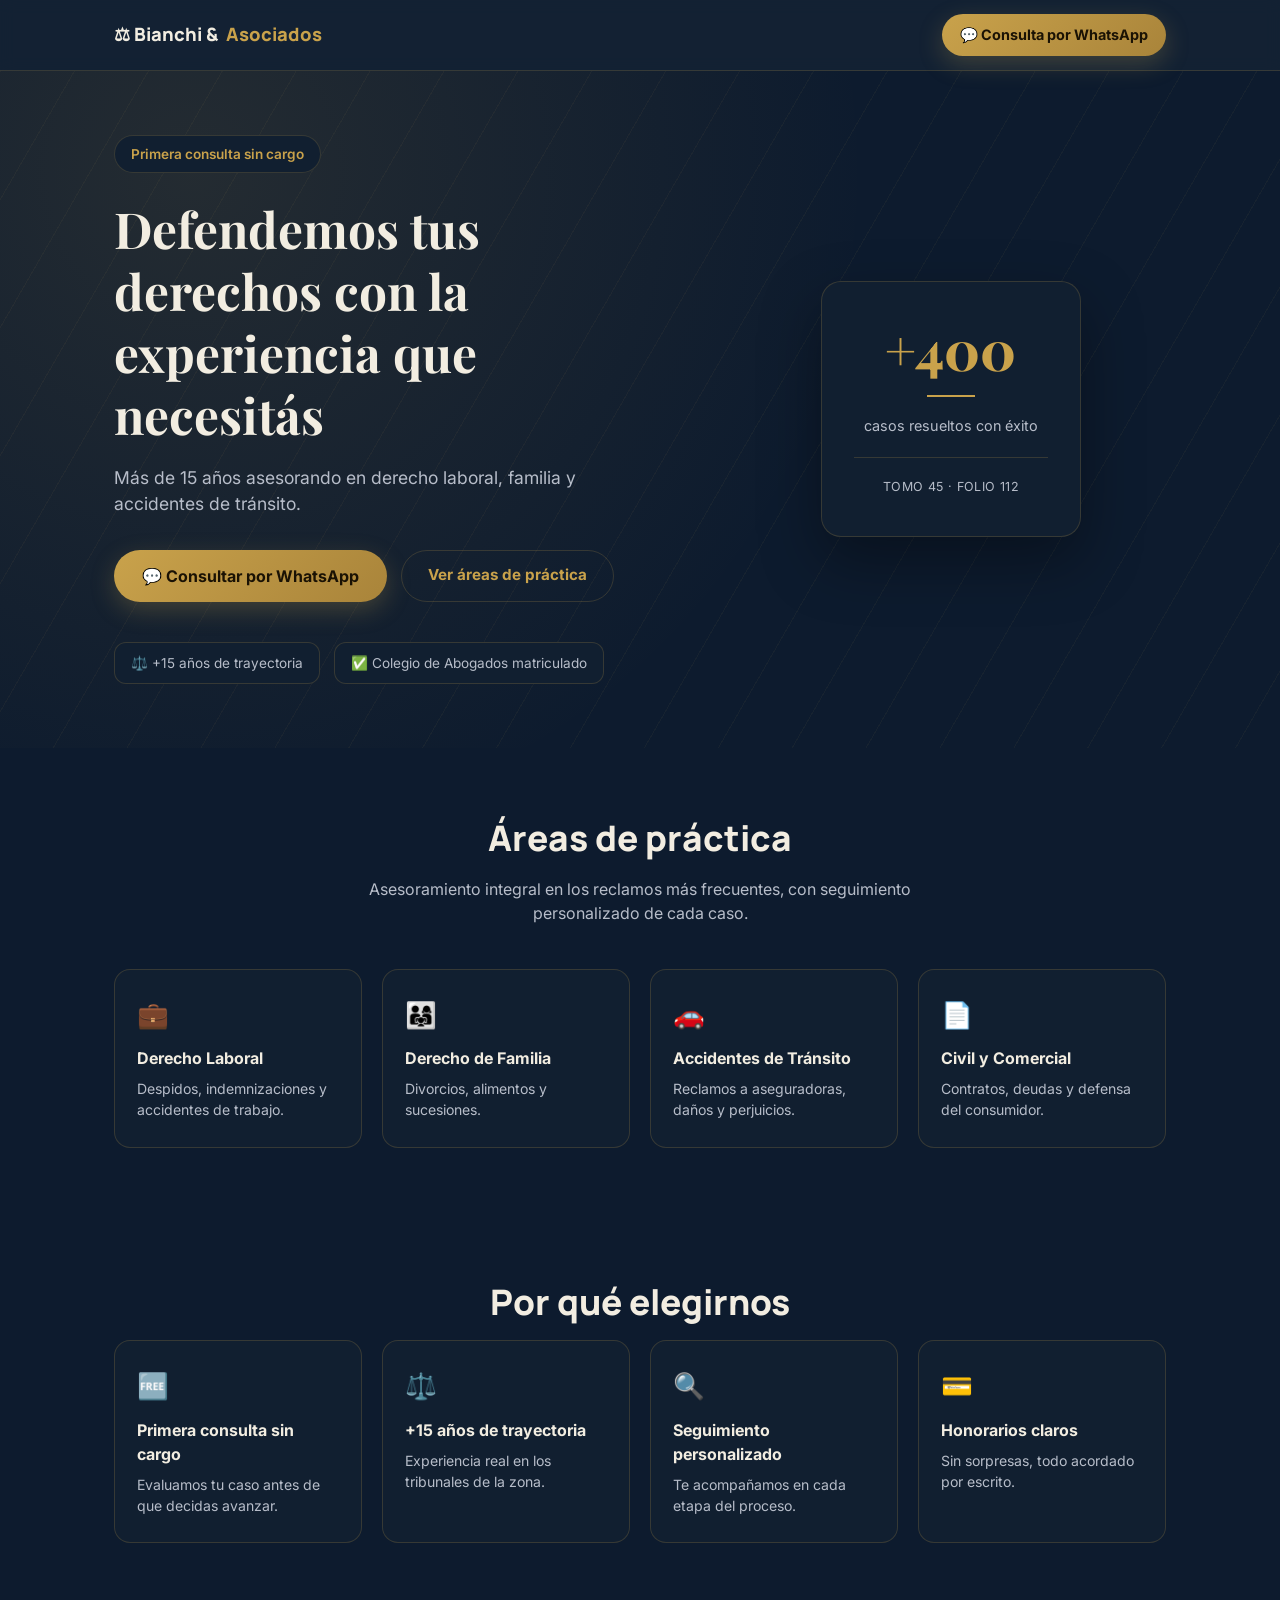
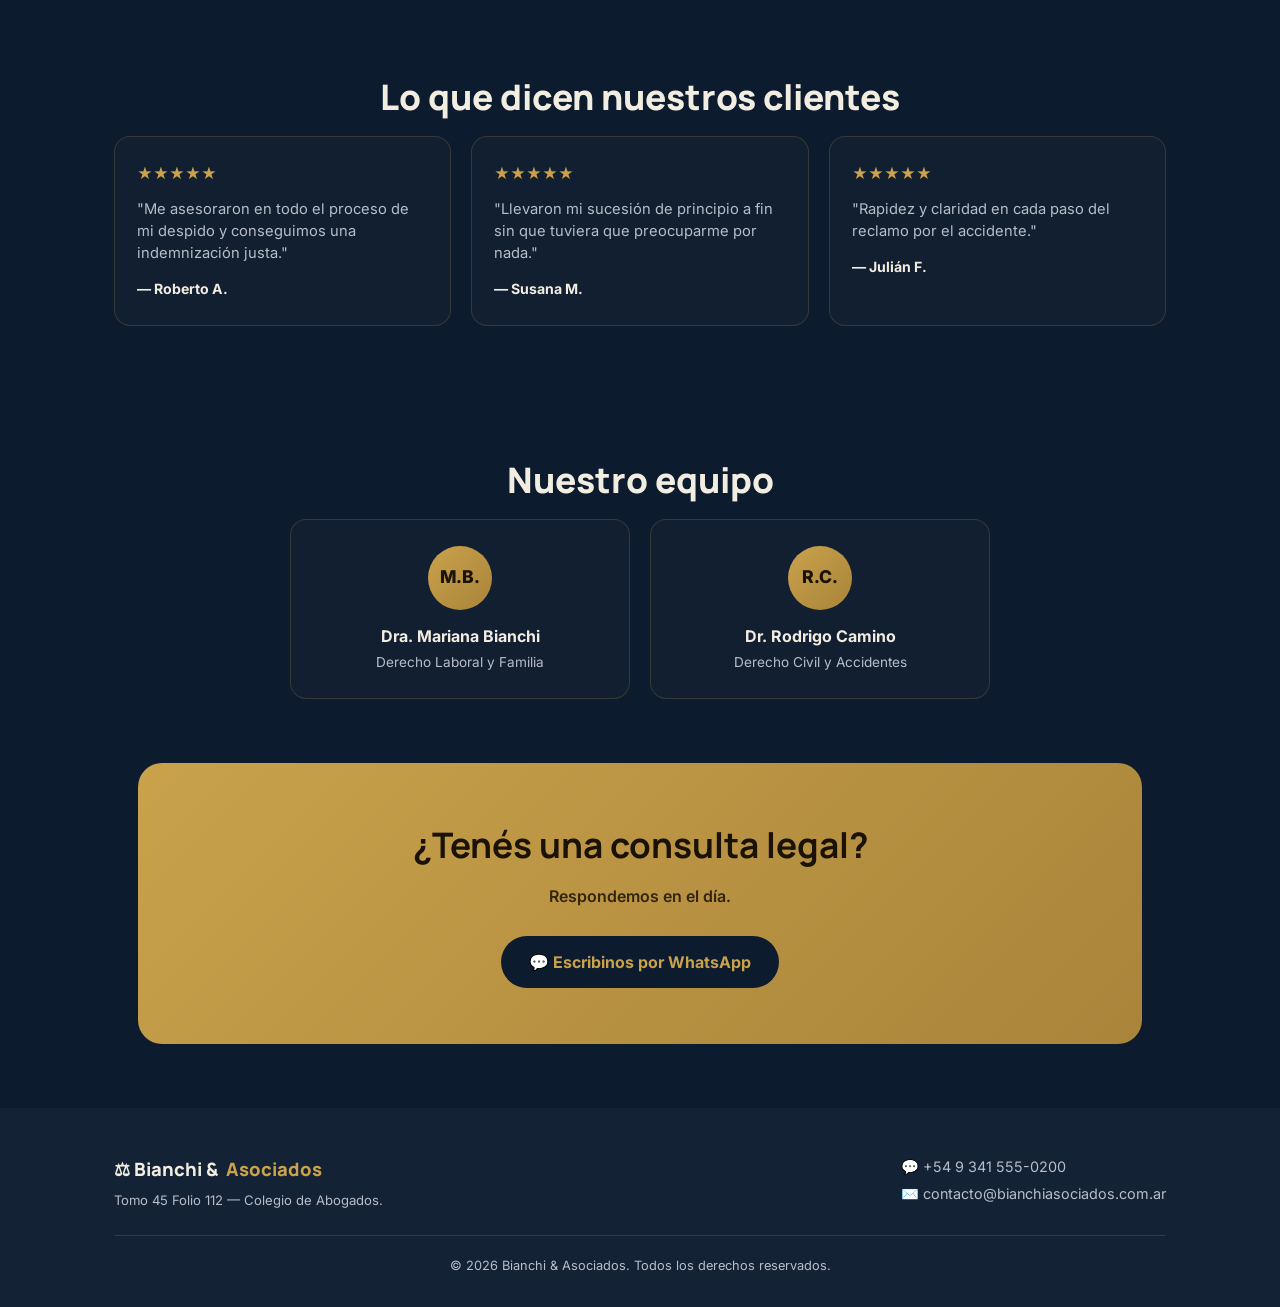
<file: public/casos/abogados/index.html>
<!doctype html>
<html lang="es">
  <head>
    <meta charset="UTF-8" />
    <meta name="viewport" content="width=device-width, initial-scale=1.0" />
    <meta
      name="description"
      content="Bianchi & Asociados: estudio jurídico especializado en derecho laboral, familia y accidentes de tránsito. Primera consulta sin cargo."
    />
    <title>Bianchi & Asociados | Estudio Jurídico</title>
    <link rel="preconnect" href="https://fonts.googleapis.com" />
    <link rel="preconnect" href="https://fonts.gstatic.com" crossorigin />
    <link
      href="https://fonts.googleapis.com/css2?family=Playfair+Display:wght@600;700;800&family=Manrope:wght@500;600;700;800&family=Inter:wght@400;500;600;700&display=swap"
      rel="stylesheet"
    />
    <style>
      :root {
        --bg: #0d1b2e;
        --bg-alt: #142235;
        --bg-card: #111f30;
        --gold: #c9a24b;
        --gold-dark: #a9843a;
        --text: #f2ede1;
        --text-dim: #b7bdc9;
        --border: rgba(201, 162, 75, 0.2);
      }

      * {
        margin: 0;
        padding: 0;
        box-sizing: border-box;
      }

      html {
        scroll-behavior: smooth;
      }

      body {
        font-family: "Inter", -apple-system, BlinkMacSystemFont, "Segoe UI", sans-serif;
        background: var(--bg);
        color: var(--text);
        -webkit-font-smoothing: antialiased;
        -moz-osx-font-smoothing: grayscale;
        line-height: 1.5;
      }

      h1, h2, h3, .brand {
        font-family: "Manrope", sans-serif;
      }

      .container {
        max-width: 1100px;
        margin: 0 auto;
        padding: 0 24px;
      }

      a {
        color: inherit;
      }

      .btn-call {
        display: inline-flex;
        align-items: center;
        gap: 8px;
        background: linear-gradient(135deg, var(--gold) 0%, var(--gold-dark) 100%);
        color: #1a1204;
        font-weight: 700;
        padding: 14px 28px;
        border-radius: 999px;
        text-decoration: none;
        font-size: 1rem;
        white-space: nowrap;
        box-shadow: 0 8px 24px rgba(201, 162, 75, 0.25);
      }

      .btn-call--small {
        padding: 10px 18px;
        font-size: 0.9rem;
      }

      .btn-outline {
        display: inline-flex;
        align-items: center;
        gap: 8px;
        background: transparent;
        color: var(--gold);
        font-weight: 700;
        padding: 13px 26px;
        border-radius: 999px;
        border: 1px solid var(--border);
        text-decoration: none;
        font-size: 0.95rem;
      }

      header {
        position: sticky;
        top: 0;
        z-index: 20;
        background: rgba(20, 34, 53, 0.92);
        backdrop-filter: blur(8px);
        border-bottom: 1px solid var(--border);
      }

      header .container {
        display: flex;
        align-items: center;
        justify-content: space-between;
        padding-top: 14px;
        padding-bottom: 14px;
        gap: 16px;
      }

      .brand {
        font-weight: 800;
        font-size: 1.15rem;
        display: flex;
        align-items: center;
        gap: 8px;
      }

      .brand span {
        color: var(--gold);
      }

      .hero {
        padding: 64px 0 0;
        background: repeating-linear-gradient(
            120deg,
            rgba(201, 162, 75, 0.05) 0px,
            rgba(201, 162, 75, 0.05) 1px,
            transparent 1px,
            transparent 64px
          ),
          radial-gradient(circle at 15% 15%, rgba(201, 162, 75, 0.12), transparent 55%);
      }

      .hero .container {
        display: grid;
        grid-template-columns: 1.15fr 0.85fr;
        align-items: center;
        gap: 40px;
        padding-bottom: 64px;
      }

      @media (max-width: 860px) {
        .hero .container {
          grid-template-columns: 1fr;
          text-align: center;
        }

        .hero-visual {
          order: -1;
          margin: 0 auto 12px;
        }
      }

      .badge {
        display: inline-flex;
        align-items: center;
        gap: 8px;
        background: var(--bg-card);
        border: 1px solid var(--border);
        color: var(--gold);
        font-size: 0.85rem;
        font-weight: 600;
        padding: 8px 16px;
        border-radius: 999px;
        margin-bottom: 24px;
      }

      .hero h1 {
        font-family: "Playfair Display", serif;
        font-size: clamp(2.1rem, 4.2vw, 3.1rem);
        font-weight: 700;
        margin: 0 0 20px;
        line-height: 1.25;
      }

      .hero p.subtitle {
        color: var(--text-dim);
        font-size: 1.1rem;
        max-width: 480px;
        margin: 0 0 32px;
      }

      @media (max-width: 860px) {
        .hero p.subtitle {
          margin: 0 auto 32px;
        }
      }

      .hero-actions {
        display: flex;
        flex-wrap: wrap;
        justify-content: flex-start;
        gap: 14px;
        margin-bottom: 40px;
      }

      @media (max-width: 860px) {
        .hero-actions {
          justify-content: center;
        }
      }

      .trust-badges {
        display: flex;
        flex-wrap: wrap;
        justify-content: flex-start;
        gap: 14px;
      }

      @media (max-width: 860px) {
        .trust-badges {
          justify-content: center;
        }
      }

      .hero-visual {
        display: flex;
        align-items: center;
        justify-content: center;
      }

      .stat-plaque {
        background: var(--bg-card);
        border: 1px solid var(--border);
        border-radius: 20px;
        padding: 40px 32px;
        text-align: center;
        width: 260px;
        box-shadow: 0 24px 60px rgba(0, 0, 0, 0.35);
      }

      .stat-plaque .stat-number {
        font-family: "Playfair Display", serif;
        font-size: 3.4rem;
        font-weight: 800;
        color: var(--gold);
        line-height: 1;
      }

      .stat-plaque .stat-rule {
        width: 48px;
        height: 2px;
        background: var(--gold);
        margin: 18px auto;
      }

      .stat-plaque .stat-caption {
        color: var(--text-dim);
        font-size: 0.9rem;
      }

      .stat-plaque .stat-sub {
        margin-top: 20px;
        padding-top: 20px;
        border-top: 1px solid var(--border);
        font-size: 0.78rem;
        color: var(--text-dim);
        letter-spacing: 0.03em;
      }

      .trust-badge {
        display: flex;
        align-items: center;
        gap: 8px;
        background: var(--bg-card);
        border: 1px solid var(--border);
        padding: 10px 16px;
        border-radius: 12px;
        font-size: 0.85rem;
        color: var(--text-dim);
      }

      section {
        padding: 64px 0;
      }

      .section-title {
        text-align: center;
        font-size: clamp(1.6rem, 3.5vw, 2.2rem);
        font-weight: 800;
        margin-bottom: 12px;
      }

      .section-subtitle {
        text-align: center;
        color: var(--text-dim);
        max-width: 560px;
        margin: 0 auto 44px;
      }

      .grid-4 {
        display: grid;
        grid-template-columns: repeat(4, 1fr);
        gap: 20px;
      }

      @media (max-width: 900px) {
        .grid-4 {
          grid-template-columns: 1fr 1fr;
        }
      }

      @media (max-width: 520px) {
        .grid-4 {
          grid-template-columns: 1fr;
        }
      }

      .card {
        background: var(--bg-card);
        border: 1px solid var(--border);
        border-radius: 16px;
        padding: 26px 22px;
      }

      .card .icon {
        font-size: 1.6rem;
        margin-bottom: 12px;
        display: block;
      }

      .card h4 {
        font-size: 1rem;
        margin-bottom: 8px;
      }

      .card p {
        color: var(--text-dim);
        font-size: 0.88rem;
      }

      .grid-3 {
        display: grid;
        grid-template-columns: repeat(3, 1fr);
        gap: 20px;
      }

      @media (max-width: 900px) {
        .grid-3 {
          grid-template-columns: 1fr;
        }
      }

      .stars {
        color: var(--gold);
        margin-bottom: 12px;
        font-size: 0.95rem;
      }

      .testimonio-card p.quote {
        color: var(--text-dim);
        font-size: 0.92rem;
        margin-bottom: 14px;
      }

      .testimonio-card .autor {
        font-weight: 700;
        font-size: 0.88rem;
      }

      .equipo-grid {
        display: grid;
        grid-template-columns: repeat(2, 1fr);
        gap: 20px;
        max-width: 700px;
        margin: 0 auto;
      }

      @media (max-width: 640px) {
        .equipo-grid {
          grid-template-columns: 1fr;
        }
      }

      .equipo-card {
        background: var(--bg-card);
        border: 1px solid var(--border);
        border-radius: 16px;
        padding: 26px;
        text-align: center;
      }

      .avatar-circle {
        width: 64px;
        height: 64px;
        border-radius: 50%;
        background: linear-gradient(135deg, var(--gold) 0%, var(--gold-dark) 100%);
        color: #1a1204;
        display: flex;
        align-items: center;
        justify-content: center;
        font-weight: 800;
        margin: 0 auto 14px;
        font-size: 1.1rem;
      }

      .equipo-card h4 {
        margin-bottom: 4px;
      }

      .equipo-card p {
        color: var(--text-dim);
        font-size: 0.85rem;
      }

      .cta-final-wrap {
        padding: 0 0 64px;
      }

      .cta-final {
        background: linear-gradient(135deg, var(--gold) 0%, var(--gold-dark) 100%);
        color: #1a1204;
        text-align: center;
        border-radius: 24px;
        margin: 0 24px;
        padding: 56px 24px;
      }

      .cta-final h2 {
        font-size: clamp(1.6rem, 4vw, 2.2rem);
        margin-bottom: 12px;
      }

      .cta-final p {
        margin-bottom: 28px;
        font-weight: 600;
        opacity: 0.85;
      }

      .cta-final .btn-call {
        background: #0d1b2e;
        color: var(--gold);
        box-shadow: none;
      }

      footer {
        background: var(--bg-alt);
        padding: 48px 0 32px;
      }

      .footer-grid {
        display: flex;
        flex-wrap: wrap;
        justify-content: space-between;
        gap: 24px;
        margin-bottom: 24px;
      }

      .footer-grid .brand {
        margin-bottom: 8px;
      }

      footer .legal {
        color: var(--text-dim);
        font-size: 0.82rem;
        max-width: 420px;
      }

      footer .contacto {
        color: var(--text-dim);
        font-size: 0.9rem;
        display: flex;
        flex-direction: column;
        gap: 6px;
      }

      .copyright {
        border-top: 1px solid var(--border);
        padding-top: 20px;
        color: var(--text-dim);
        font-size: 0.8rem;
        text-align: center;
      }
    </style>
  </head>
  <body>
    <header>
      <div class="container">
        <div class="brand">⚖ Bianchi &amp; <span>Asociados</span></div>
        <a class="btn-call btn-call--small" href="https://wa.me/5493415550200">💬 Consulta por WhatsApp</a>
      </div>
    </header>

    <section class="hero">
      <div class="container">
        <div class="hero-copy">
          <span class="badge">Primera consulta sin cargo</span>
          <h1>Defendemos tus derechos con la experiencia que necesitás</h1>
          <p class="subtitle">
            Más de 15 años asesorando en derecho laboral, familia y
            accidentes de tránsito.
          </p>
          <div class="hero-actions">
            <a class="btn-call" href="https://wa.me/5493415550200">💬 Consultar por WhatsApp</a>
            <a class="btn-outline" href="#areas">Ver áreas de práctica</a>
          </div>
          <div class="trust-badges">
            <span class="trust-badge">⚖️ +15 años de trayectoria</span>
            <span class="trust-badge">✅ Colegio de Abogados matriculado</span>
          </div>
        </div>
        <div class="hero-visual">
          <div class="stat-plaque">
            <div class="stat-number">+400</div>
            <div class="stat-rule"></div>
            <div class="stat-caption">casos resueltos con éxito</div>
            <div class="stat-sub">TOMO 45 · FOLIO 112</div>
          </div>
        </div>
      </div>
    </section>

    <section id="areas">
      <div class="container">
        <h2 class="section-title">Áreas de práctica</h2>
        <p class="section-subtitle">
          Asesoramiento integral en los reclamos más frecuentes, con
          seguimiento personalizado de cada caso.
        </p>
        <div class="grid-4">
          <div class="card">
            <span class="icon">💼</span>
            <h4>Derecho Laboral</h4>
            <p>Despidos, indemnizaciones y accidentes de trabajo.</p>
          </div>
          <div class="card">
            <span class="icon">👨‍👩‍👧</span>
            <h4>Derecho de Familia</h4>
            <p>Divorcios, alimentos y sucesiones.</p>
          </div>
          <div class="card">
            <span class="icon">🚗</span>
            <h4>Accidentes de Tránsito</h4>
            <p>Reclamos a aseguradoras, daños y perjuicios.</p>
          </div>
          <div class="card">
            <span class="icon">📄</span>
            <h4>Civil y Comercial</h4>
            <p>Contratos, deudas y defensa del consumidor.</p>
          </div>
        </div>
      </div>
    </section>

    <section>
      <div class="container">
        <h2 class="section-title">Por qué elegirnos</h2>
        <div class="grid-4">
          <div class="card">
            <span class="icon">🆓</span>
            <h4>Primera consulta sin cargo</h4>
            <p>Evaluamos tu caso antes de que decidas avanzar.</p>
          </div>
          <div class="card">
            <span class="icon">⚖️</span>
            <h4>+15 años de trayectoria</h4>
            <p>Experiencia real en los tribunales de la zona.</p>
          </div>
          <div class="card">
            <span class="icon">🔍</span>
            <h4>Seguimiento personalizado</h4>
            <p>Te acompañamos en cada etapa del proceso.</p>
          </div>
          <div class="card">
            <span class="icon">💳</span>
            <h4>Honorarios claros</h4>
            <p>Sin sorpresas, todo acordado por escrito.</p>
          </div>
        </div>
      </div>
    </section>

    <section>
      <div class="container">
        <h2 class="section-title">Lo que dicen nuestros clientes</h2>
        <div class="grid-3">
          <div class="card testimonio-card">
            <div class="stars">★★★★★</div>
            <p class="quote">
              "Me asesoraron en todo el proceso de mi despido y conseguimos
              una indemnización justa."
            </p>
            <div class="autor">— Roberto A.</div>
          </div>
          <div class="card testimonio-card">
            <div class="stars">★★★★★</div>
            <p class="quote">
              "Llevaron mi sucesión de principio a fin sin que tuviera que
              preocuparme por nada."
            </p>
            <div class="autor">— Susana M.</div>
          </div>
          <div class="card testimonio-card">
            <div class="stars">★★★★★</div>
            <p class="quote">
              "Rapidez y claridad en cada paso del reclamo por el
              accidente."
            </p>
            <div class="autor">— Julián F.</div>
          </div>
        </div>
      </div>
    </section>

    <section>
      <div class="container">
        <h2 class="section-title">Nuestro equipo</h2>
        <div class="equipo-grid">
          <div class="equipo-card">
            <div class="avatar-circle">M.B.</div>
            <h4>Dra. Mariana Bianchi</h4>
            <p>Derecho Laboral y Familia</p>
          </div>
          <div class="equipo-card">
            <div class="avatar-circle">R.C.</div>
            <h4>Dr. Rodrigo Camino</h4>
            <p>Derecho Civil y Accidentes</p>
          </div>
        </div>
      </div>
    </section>

    <section class="cta-final-wrap">
      <div class="container">
        <div class="cta-final">
          <h2>¿Tenés una consulta legal?</h2>
          <p>Respondemos en el día.</p>
          <a class="btn-call" href="https://wa.me/5493415550200">💬 Escribinos por WhatsApp</a>
        </div>
      </div>
    </section>

    <footer>
      <div class="container">
        <div class="footer-grid">
          <div>
            <div class="brand">⚖ Bianchi &amp; <span>Asociados</span></div>
            <p class="legal">Tomo 45 Folio 112 — Colegio de Abogados.</p>
          </div>
          <div class="contacto">
            <span>💬 +54 9 341 555-0200</span>
            <span>✉️ contacto@bianchiasociados.com.ar</span>
          </div>
        </div>
        <div class="copyright">© 2026 Bianchi &amp; Asociados. Todos los derechos reservados.</div>
      </div>
    </footer>

    <script>
      (function () {
        document.addEventListener(
          "click",
          function (e) {
            var link = e.target.closest("a");
            if (link) e.preventDefault();
          },
          true
        );
        document.addEventListener(
          "submit",
          function (e) {
            e.preventDefault();
          },
          true
        );
      })();
    </script>
  </body>
</html>
</file>
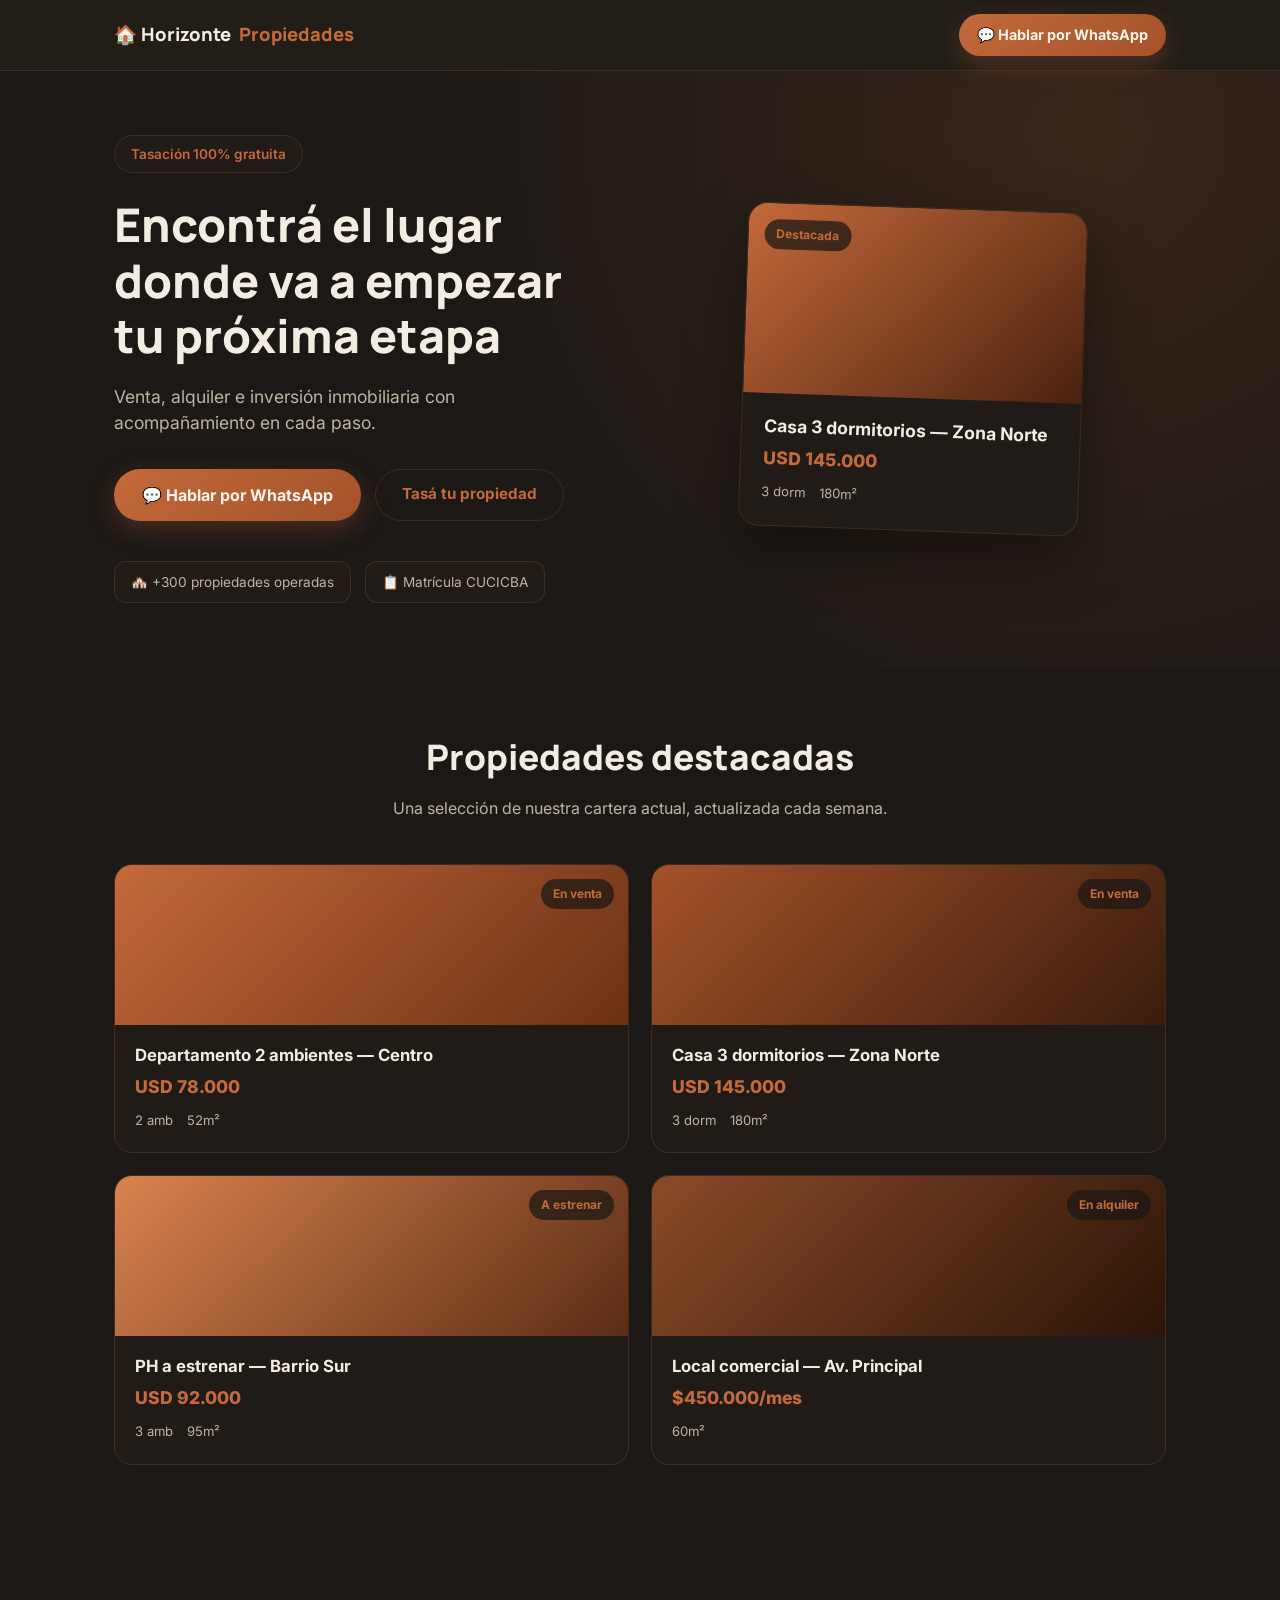
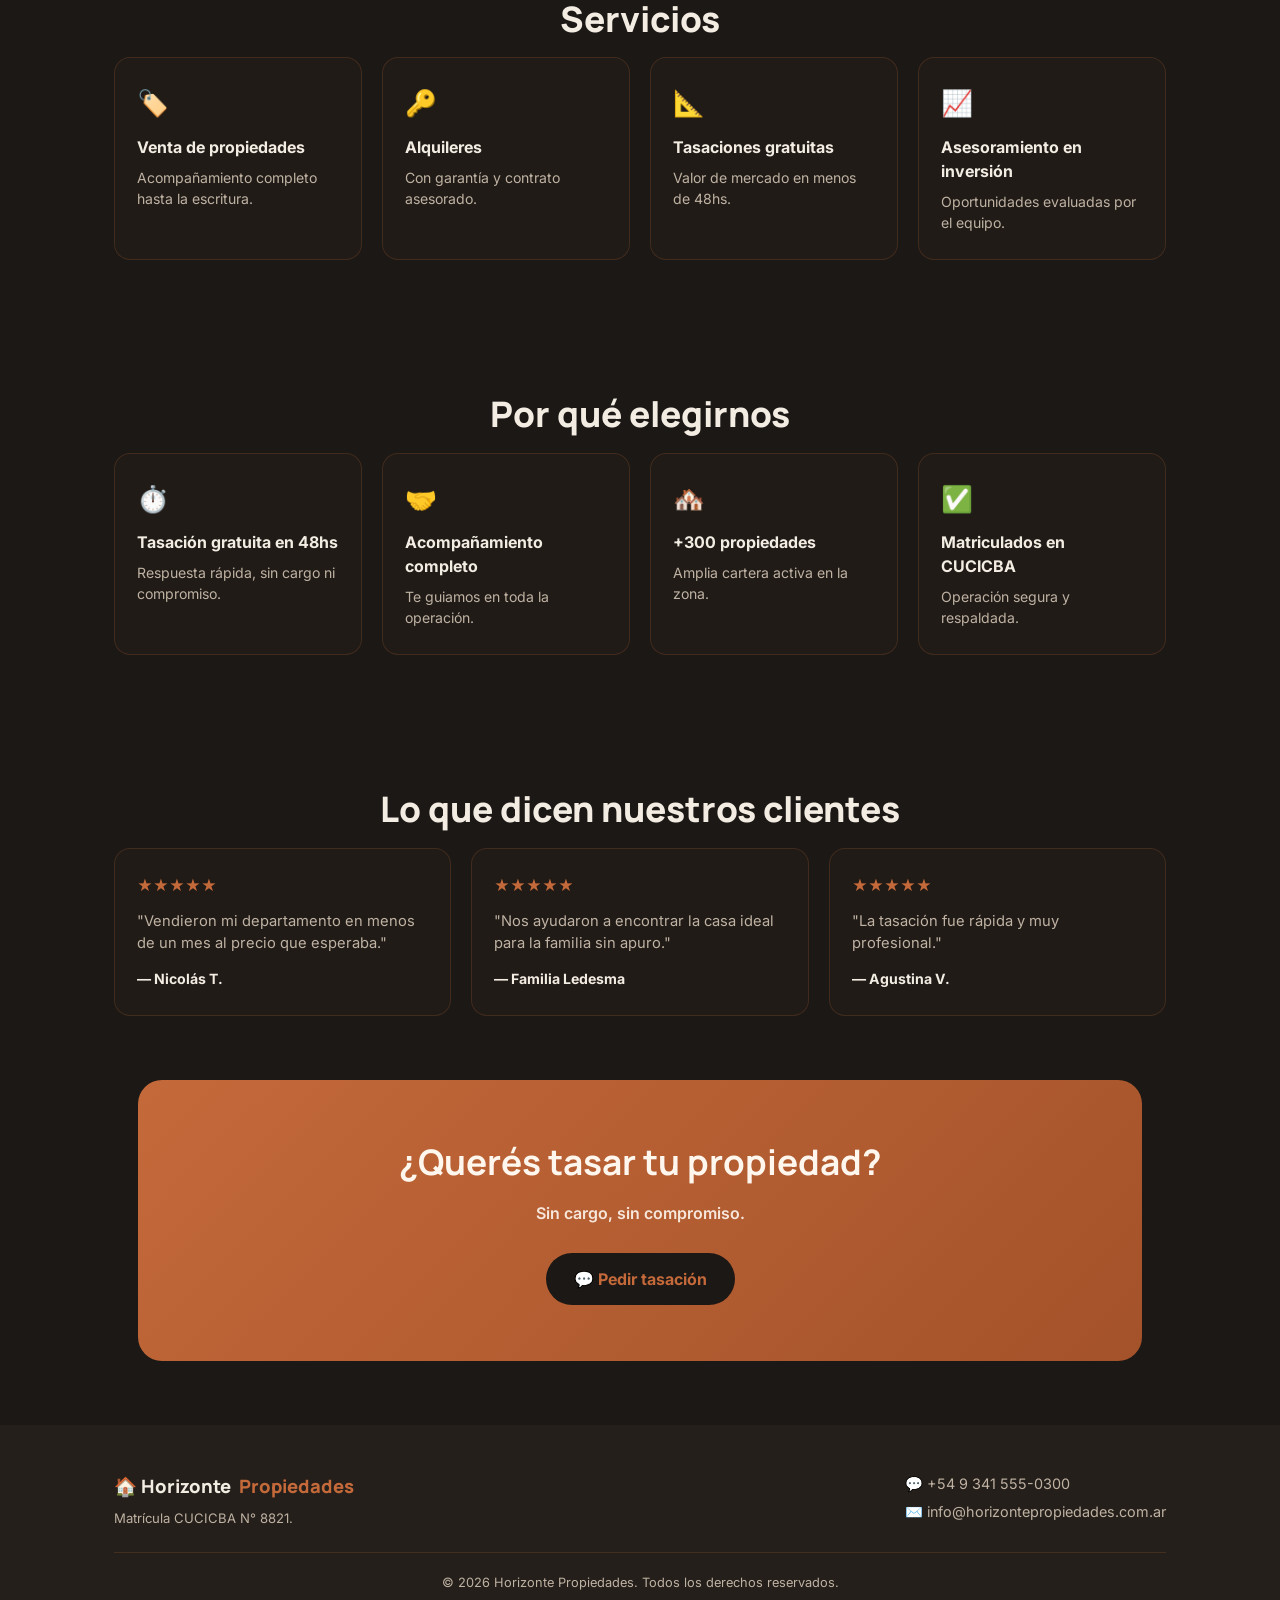
<file: public/casos/inmobiliaria/index.html>
<!doctype html>
<html lang="es">
  <head>
    <meta charset="UTF-8" />
    <meta name="viewport" content="width=device-width, initial-scale=1.0" />
    <meta
      name="description"
      content="Horizonte Propiedades: venta, alquiler y tasación gratuita de propiedades. Encontrá tu próximo hogar o inversión."
    />
    <title>Horizonte Propiedades | Venta, Alquiler y Tasaciones</title>
    <link rel="preconnect" href="https://fonts.googleapis.com" />
    <link rel="preconnect" href="https://fonts.gstatic.com" crossorigin />
    <link
      href="https://fonts.googleapis.com/css2?family=Manrope:wght@500;600;700;800&family=Inter:wght@400;500;600;700&display=swap"
      rel="stylesheet"
    />
    <style>
      :root {
        --bg: #1c1815;
        --bg-alt: #241f1a;
        --bg-card: #201b17;
        --terracotta: #c4693a;
        --terracotta-dark: #a4522a;
        --text: #f3ece3;
        --text-dim: #bfb2a3;
        --border: rgba(196, 105, 58, 0.2);
      }

      * {
        margin: 0;
        padding: 0;
        box-sizing: border-box;
      }

      html {
        scroll-behavior: smooth;
      }

      body {
        font-family: "Inter", -apple-system, BlinkMacSystemFont, "Segoe UI", sans-serif;
        background: var(--bg);
        color: var(--text);
        -webkit-font-smoothing: antialiased;
        -moz-osx-font-smoothing: grayscale;
        line-height: 1.5;
      }

      h1, h2, h3, .brand {
        font-family: "Manrope", sans-serif;
      }

      .container {
        max-width: 1100px;
        margin: 0 auto;
        padding: 0 24px;
      }

      a {
        color: inherit;
      }

      .btn-call {
        display: inline-flex;
        align-items: center;
        gap: 8px;
        background: linear-gradient(135deg, var(--terracotta) 0%, var(--terracotta-dark) 100%);
        color: #fff6ee;
        font-weight: 700;
        padding: 14px 28px;
        border-radius: 999px;
        text-decoration: none;
        font-size: 1rem;
        white-space: nowrap;
        box-shadow: 0 8px 24px rgba(196, 105, 58, 0.28);
      }

      .btn-call--small {
        padding: 10px 18px;
        font-size: 0.9rem;
      }

      .btn-outline {
        display: inline-flex;
        align-items: center;
        gap: 8px;
        background: transparent;
        color: var(--terracotta);
        font-weight: 700;
        padding: 13px 26px;
        border-radius: 999px;
        border: 1px solid var(--border);
        text-decoration: none;
        font-size: 0.95rem;
      }

      header {
        position: sticky;
        top: 0;
        z-index: 20;
        background: rgba(36, 31, 26, 0.92);
        backdrop-filter: blur(8px);
        border-bottom: 1px solid var(--border);
      }

      header .container {
        display: flex;
        align-items: center;
        justify-content: space-between;
        padding-top: 14px;
        padding-bottom: 14px;
        gap: 16px;
      }

      .brand {
        font-weight: 800;
        font-size: 1.15rem;
        display: flex;
        align-items: center;
        gap: 8px;
      }

      .brand span {
        color: var(--terracotta);
      }

      .hero {
        padding: 64px 0 0;
        background: radial-gradient(circle at 85% 10%, rgba(196, 105, 58, 0.16), transparent 55%);
      }

      .hero .container {
        display: grid;
        grid-template-columns: 1fr 1fr;
        align-items: center;
        gap: 40px;
        padding-bottom: 64px;
      }

      @media (max-width: 860px) {
        .hero .container {
          grid-template-columns: 1fr;
          text-align: center;
        }

        .hero-visual {
          order: -1;
          margin: 0 auto 12px;
        }
      }

      .badge {
        display: inline-flex;
        align-items: center;
        gap: 8px;
        background: var(--bg-card);
        border: 1px solid var(--border);
        color: var(--terracotta);
        font-size: 0.85rem;
        font-weight: 600;
        padding: 8px 16px;
        border-radius: 999px;
        margin-bottom: 24px;
      }

      .hero h1 {
        font-size: clamp(2.1rem, 4.2vw, 2.9rem);
        font-weight: 800;
        margin: 0 0 20px;
        line-height: 1.2;
      }

      .hero p.subtitle {
        color: var(--text-dim);
        font-size: 1.1rem;
        max-width: 480px;
        margin: 0 0 32px;
      }

      @media (max-width: 860px) {
        .hero p.subtitle {
          margin: 0 auto 32px;
        }
      }

      .hero-actions {
        display: flex;
        flex-wrap: wrap;
        justify-content: flex-start;
        gap: 14px;
        margin-bottom: 40px;
      }

      @media (max-width: 860px) {
        .hero-actions {
          justify-content: center;
        }
      }

      .trust-badges {
        display: flex;
        flex-wrap: wrap;
        justify-content: flex-start;
        gap: 14px;
      }

      @media (max-width: 860px) {
        .trust-badges {
          justify-content: center;
        }
      }

      .hero-visual {
        display: flex;
        align-items: center;
        justify-content: center;
      }

      .hero-property {
        background: var(--bg-card);
        border: 1px solid var(--border);
        border-radius: 20px;
        overflow: hidden;
        width: 100%;
        max-width: 340px;
        box-shadow: 0 24px 60px rgba(0, 0, 0, 0.4);
        transform: rotate(2deg);
      }

      .hero-property-media {
        height: 190px;
        background: linear-gradient(135deg, #c4693a 0%, #4a220f 100%);
        display: flex;
        align-items: flex-start;
        justify-content: space-between;
        padding: 16px;
      }

      .hero-property-body {
        padding: 20px 22px 24px;
      }

      .hero-property-body h4 {
        font-size: 1.1rem;
        margin-bottom: 6px;
      }

      .trust-badge {
        display: flex;
        align-items: center;
        gap: 8px;
        background: var(--bg-card);
        border: 1px solid var(--border);
        padding: 10px 16px;
        border-radius: 12px;
        font-size: 0.85rem;
        color: var(--text-dim);
      }

      section {
        padding: 64px 0;
      }

      .section-title {
        text-align: center;
        font-size: clamp(1.6rem, 3.5vw, 2.2rem);
        font-weight: 800;
        margin-bottom: 12px;
      }

      .section-subtitle {
        text-align: center;
        color: var(--text-dim);
        max-width: 560px;
        margin: 0 auto 44px;
      }

      /* Propiedades */
      .propiedades-grid {
        display: grid;
        grid-template-columns: repeat(2, 1fr);
        gap: 22px;
      }

      @media (max-width: 720px) {
        .propiedades-grid {
          grid-template-columns: 1fr;
        }
      }

      .propiedad-card {
        background: var(--bg-card);
        border: 1px solid var(--border);
        border-radius: 18px;
        overflow: hidden;
      }

      .propiedad-media {
        height: 160px;
        display: flex;
        align-items: flex-start;
        justify-content: flex-end;
        padding: 14px;
      }

      .propiedad-tag {
        background: rgba(28, 24, 21, 0.75);
        color: var(--terracotta);
        font-size: 0.75rem;
        font-weight: 700;
        padding: 6px 12px;
        border-radius: 999px;
      }

      .propiedad-body {
        padding: 18px 20px 22px;
      }

      .propiedad-body h4 {
        font-size: 1.05rem;
        margin-bottom: 6px;
      }

      .propiedad-price {
        color: var(--terracotta);
        font-weight: 800;
        font-size: 1.1rem;
        margin-bottom: 10px;
      }

      .propiedad-meta {
        color: var(--text-dim);
        font-size: 0.82rem;
        display: flex;
        gap: 14px;
      }

      /* Grids compartidos */
      .grid-4 {
        display: grid;
        grid-template-columns: repeat(4, 1fr);
        gap: 20px;
      }

      @media (max-width: 900px) {
        .grid-4 {
          grid-template-columns: 1fr 1fr;
        }
      }

      @media (max-width: 520px) {
        .grid-4 {
          grid-template-columns: 1fr;
        }
      }

      .card {
        background: var(--bg-card);
        border: 1px solid var(--border);
        border-radius: 16px;
        padding: 26px 22px;
      }

      .card .icon {
        font-size: 1.6rem;
        margin-bottom: 12px;
        display: block;
      }

      .card h4 {
        font-size: 1rem;
        margin-bottom: 8px;
      }

      .card p {
        color: var(--text-dim);
        font-size: 0.88rem;
      }

      .grid-3 {
        display: grid;
        grid-template-columns: repeat(3, 1fr);
        gap: 20px;
      }

      @media (max-width: 900px) {
        .grid-3 {
          grid-template-columns: 1fr;
        }
      }

      .stars {
        color: var(--terracotta);
        margin-bottom: 12px;
        font-size: 0.95rem;
      }

      .testimonio-card p.quote {
        color: var(--text-dim);
        font-size: 0.92rem;
        margin-bottom: 14px;
      }

      .testimonio-card .autor {
        font-weight: 700;
        font-size: 0.88rem;
      }

      .cta-final-wrap {
        padding: 0 0 64px;
      }

      .cta-final {
        background: linear-gradient(135deg, var(--terracotta) 0%, var(--terracotta-dark) 100%);
        color: #fff6ee;
        text-align: center;
        border-radius: 24px;
        margin: 0 24px;
        padding: 56px 24px;
      }

      .cta-final h2 {
        font-size: clamp(1.6rem, 4vw, 2.2rem);
        margin-bottom: 12px;
      }

      .cta-final p {
        margin-bottom: 28px;
        font-weight: 600;
        opacity: 0.9;
      }

      .cta-final .btn-call {
        background: #1c1815;
        color: var(--terracotta);
        box-shadow: none;
      }

      footer {
        background: var(--bg-alt);
        padding: 48px 0 32px;
      }

      .footer-grid {
        display: flex;
        flex-wrap: wrap;
        justify-content: space-between;
        gap: 24px;
        margin-bottom: 24px;
      }

      .footer-grid .brand {
        margin-bottom: 8px;
      }

      footer .legal {
        color: var(--text-dim);
        font-size: 0.82rem;
        max-width: 420px;
      }

      footer .contacto {
        color: var(--text-dim);
        font-size: 0.9rem;
        display: flex;
        flex-direction: column;
        gap: 6px;
      }

      .copyright {
        border-top: 1px solid var(--border);
        padding-top: 20px;
        color: var(--text-dim);
        font-size: 0.8rem;
        text-align: center;
      }
    </style>
  </head>
  <body>
    <header>
      <div class="container">
        <div class="brand">🏠 Horizonte <span>Propiedades</span></div>
        <a class="btn-call btn-call--small" href="https://wa.me/5493415550300">💬 Hablar por WhatsApp</a>
      </div>
    </header>

    <section class="hero">
      <div class="container">
        <div class="hero-copy">
          <span class="badge">Tasación 100% gratuita</span>
          <h1>Encontrá el lugar donde va a empezar tu próxima etapa</h1>
          <p class="subtitle">
            Venta, alquiler e inversión inmobiliaria con acompañamiento en
            cada paso.
          </p>
          <div class="hero-actions">
            <a class="btn-call" href="https://wa.me/5493415550300">💬 Hablar por WhatsApp</a>
            <a class="btn-outline" href="#tasacion">Tasá tu propiedad</a>
          </div>
          <div class="trust-badges">
            <span class="trust-badge">🏘️ +300 propiedades operadas</span>
            <span class="trust-badge">📋 Matrícula CUCICBA</span>
          </div>
        </div>
        <div class="hero-visual">
          <div class="hero-property">
            <div class="hero-property-media">
              <span class="propiedad-tag">Destacada</span>
            </div>
            <div class="hero-property-body">
              <h4>Casa 3 dormitorios — Zona Norte</h4>
              <div class="propiedad-price">USD 145.000</div>
              <div class="propiedad-meta"><span>3 dorm</span><span>180m²</span></div>
            </div>
          </div>
        </div>
      </div>
    </section>

    <section>
      <div class="container">
        <h2 class="section-title">Propiedades destacadas</h2>
        <p class="section-subtitle">
          Una selección de nuestra cartera actual, actualizada cada semana.
        </p>
        <div class="propiedades-grid">
          <div class="propiedad-card">
            <div class="propiedad-media" style="background: linear-gradient(135deg, #c4693a 0%, #6b3016 100%);">
              <span class="propiedad-tag">En venta</span>
            </div>
            <div class="propiedad-body">
              <h4>Departamento 2 ambientes — Centro</h4>
              <div class="propiedad-price">USD 78.000</div>
              <div class="propiedad-meta"><span>2 amb</span><span>52m²</span></div>
            </div>
          </div>
          <div class="propiedad-card">
            <div class="propiedad-media" style="background: linear-gradient(135deg, #a4522a 0%, #3a1c0d 100%);">
              <span class="propiedad-tag">En venta</span>
            </div>
            <div class="propiedad-body">
              <h4>Casa 3 dormitorios — Zona Norte</h4>
              <div class="propiedad-price">USD 145.000</div>
              <div class="propiedad-meta"><span>3 dorm</span><span>180m²</span></div>
            </div>
          </div>
          <div class="propiedad-card">
            <div class="propiedad-media" style="background: linear-gradient(135deg, #d9834f 0%, #5a2c15 100%);">
              <span class="propiedad-tag">A estrenar</span>
            </div>
            <div class="propiedad-body">
              <h4>PH a estrenar — Barrio Sur</h4>
              <div class="propiedad-price">USD 92.000</div>
              <div class="propiedad-meta"><span>3 amb</span><span>95m²</span></div>
            </div>
          </div>
          <div class="propiedad-card">
            <div class="propiedad-media" style="background: linear-gradient(135deg, #8a4a28 0%, #2b1408 100%);">
              <span class="propiedad-tag">En alquiler</span>
            </div>
            <div class="propiedad-body">
              <h4>Local comercial — Av. Principal</h4>
              <div class="propiedad-price">$450.000/mes</div>
              <div class="propiedad-meta"><span>60m²</span></div>
            </div>
          </div>
        </div>
      </div>
    </section>

    <section>
      <div class="container">
        <h2 class="section-title">Servicios</h2>
        <div class="grid-4">
          <div class="card">
            <span class="icon">🏷️</span>
            <h4>Venta de propiedades</h4>
            <p>Acompañamiento completo hasta la escritura.</p>
          </div>
          <div class="card">
            <span class="icon">🔑</span>
            <h4>Alquileres</h4>
            <p>Con garantía y contrato asesorado.</p>
          </div>
          <div class="card">
            <span class="icon">📐</span>
            <h4>Tasaciones gratuitas</h4>
            <p>Valor de mercado en menos de 48hs.</p>
          </div>
          <div class="card">
            <span class="icon">📈</span>
            <h4>Asesoramiento en inversión</h4>
            <p>Oportunidades evaluadas por el equipo.</p>
          </div>
        </div>
      </div>
    </section>

    <section id="tasacion">
      <div class="container">
        <h2 class="section-title">Por qué elegirnos</h2>
        <div class="grid-4">
          <div class="card">
            <span class="icon">⏱️</span>
            <h4>Tasación gratuita en 48hs</h4>
            <p>Respuesta rápida, sin cargo ni compromiso.</p>
          </div>
          <div class="card">
            <span class="icon">🤝</span>
            <h4>Acompañamiento completo</h4>
            <p>Te guiamos en toda la operación.</p>
          </div>
          <div class="card">
            <span class="icon">🏘️</span>
            <h4>+300 propiedades</h4>
            <p>Amplia cartera activa en la zona.</p>
          </div>
          <div class="card">
            <span class="icon">✅</span>
            <h4>Matriculados en CUCICBA</h4>
            <p>Operación segura y respaldada.</p>
          </div>
        </div>
      </div>
    </section>

    <section>
      <div class="container">
        <h2 class="section-title">Lo que dicen nuestros clientes</h2>
        <div class="grid-3">
          <div class="card testimonio-card">
            <div class="stars">★★★★★</div>
            <p class="quote">
              "Vendieron mi departamento en menos de un mes al precio que
              esperaba."
            </p>
            <div class="autor">— Nicolás T.</div>
          </div>
          <div class="card testimonio-card">
            <div class="stars">★★★★★</div>
            <p class="quote">
              "Nos ayudaron a encontrar la casa ideal para la familia sin
              apuro."
            </p>
            <div class="autor">— Familia Ledesma</div>
          </div>
          <div class="card testimonio-card">
            <div class="stars">★★★★★</div>
            <p class="quote">
              "La tasación fue rápida y muy profesional."
            </p>
            <div class="autor">— Agustina V.</div>
          </div>
        </div>
      </div>
    </section>

    <section class="cta-final-wrap">
      <div class="container">
        <div class="cta-final">
          <h2>¿Querés tasar tu propiedad?</h2>
          <p>Sin cargo, sin compromiso.</p>
          <a class="btn-call" href="https://wa.me/5493415550300">💬 Pedir tasación</a>
        </div>
      </div>
    </section>

    <footer>
      <div class="container">
        <div class="footer-grid">
          <div>
            <div class="brand">🏠 Horizonte <span>Propiedades</span></div>
            <p class="legal">Matrícula CUCICBA N° 8821.</p>
          </div>
          <div class="contacto">
            <span>💬 +54 9 341 555-0300</span>
            <span>✉️ info@horizontepropiedades.com.ar</span>
          </div>
        </div>
        <div class="copyright">© 2026 Horizonte Propiedades. Todos los derechos reservados.</div>
      </div>
    </footer>

    <script>
      (function () {
        document.addEventListener(
          "click",
          function (e) {
            var link = e.target.closest("a");
            if (link) e.preventDefault();
          },
          true
        );
        document.addEventListener(
          "submit",
          function (e) {
            e.preventDefault();
          },
          true
        );
      })();
    </script>
  </body>
</html>
</file>
